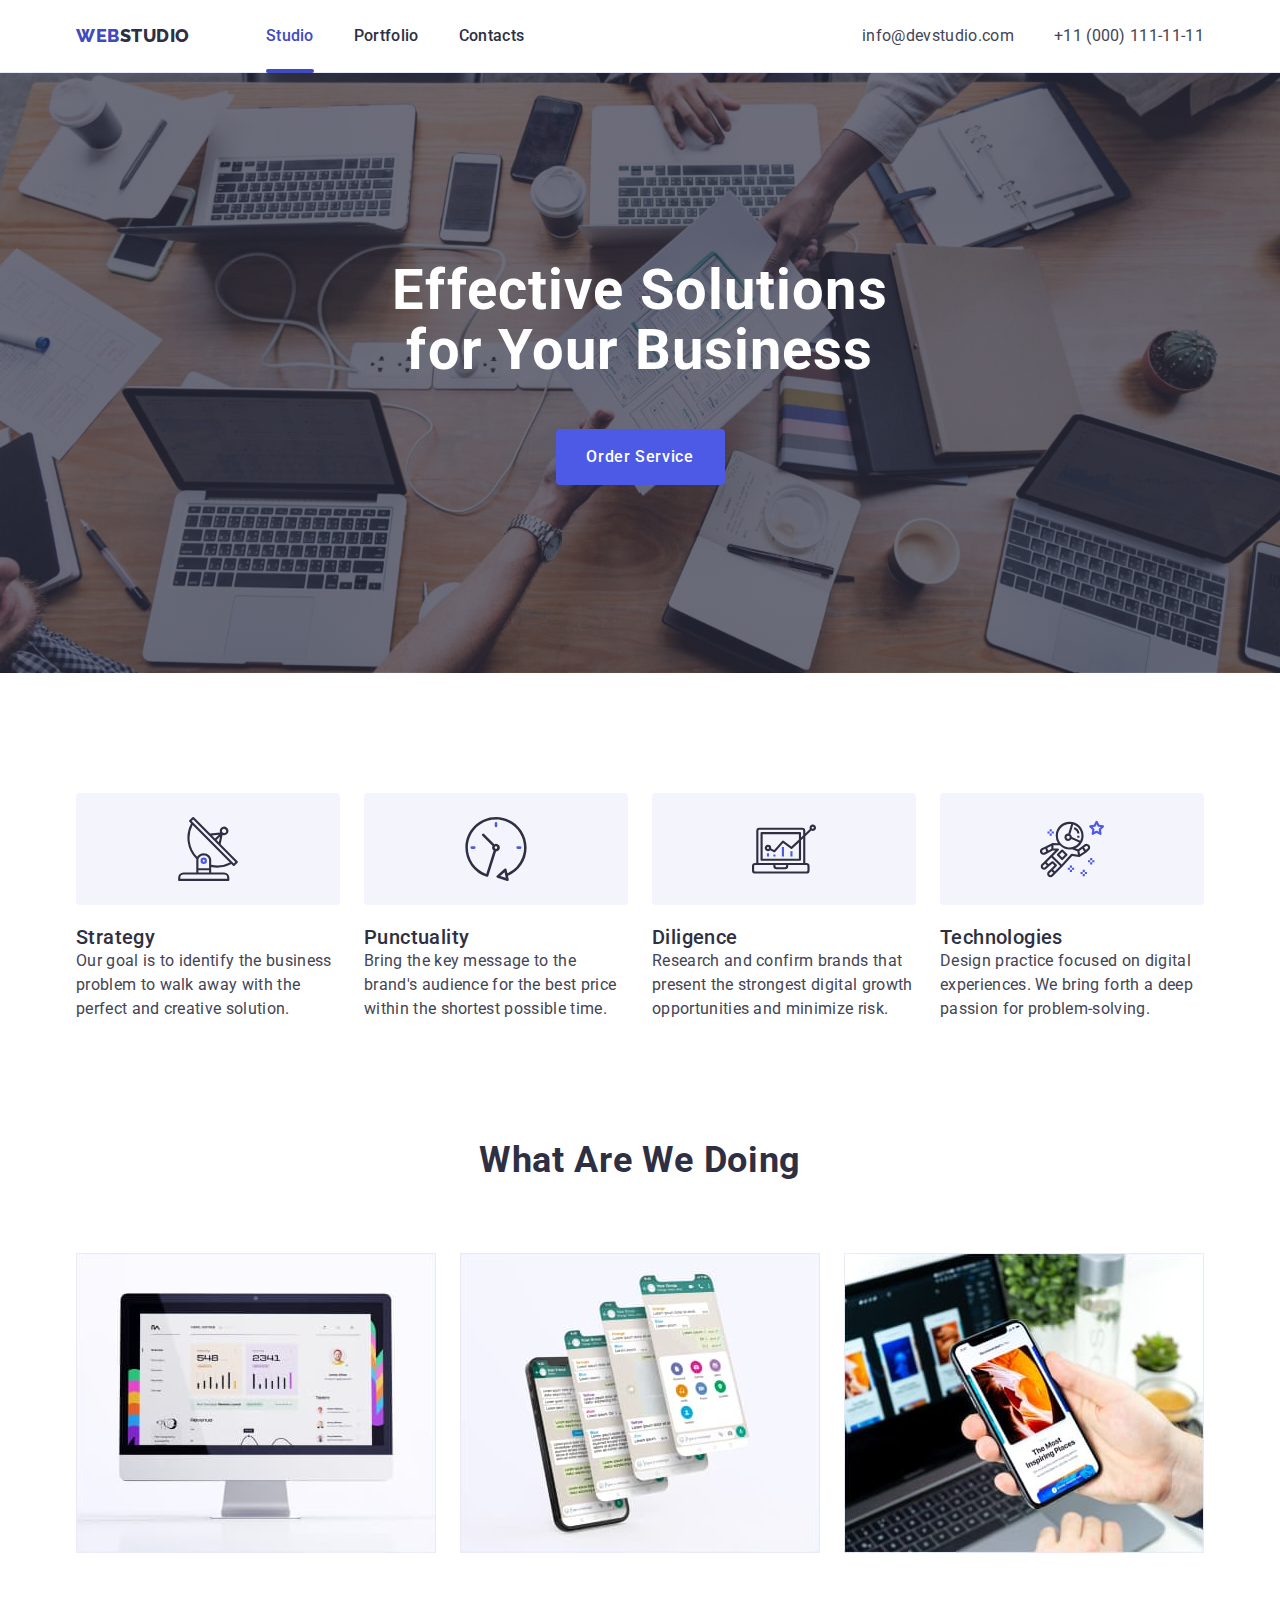
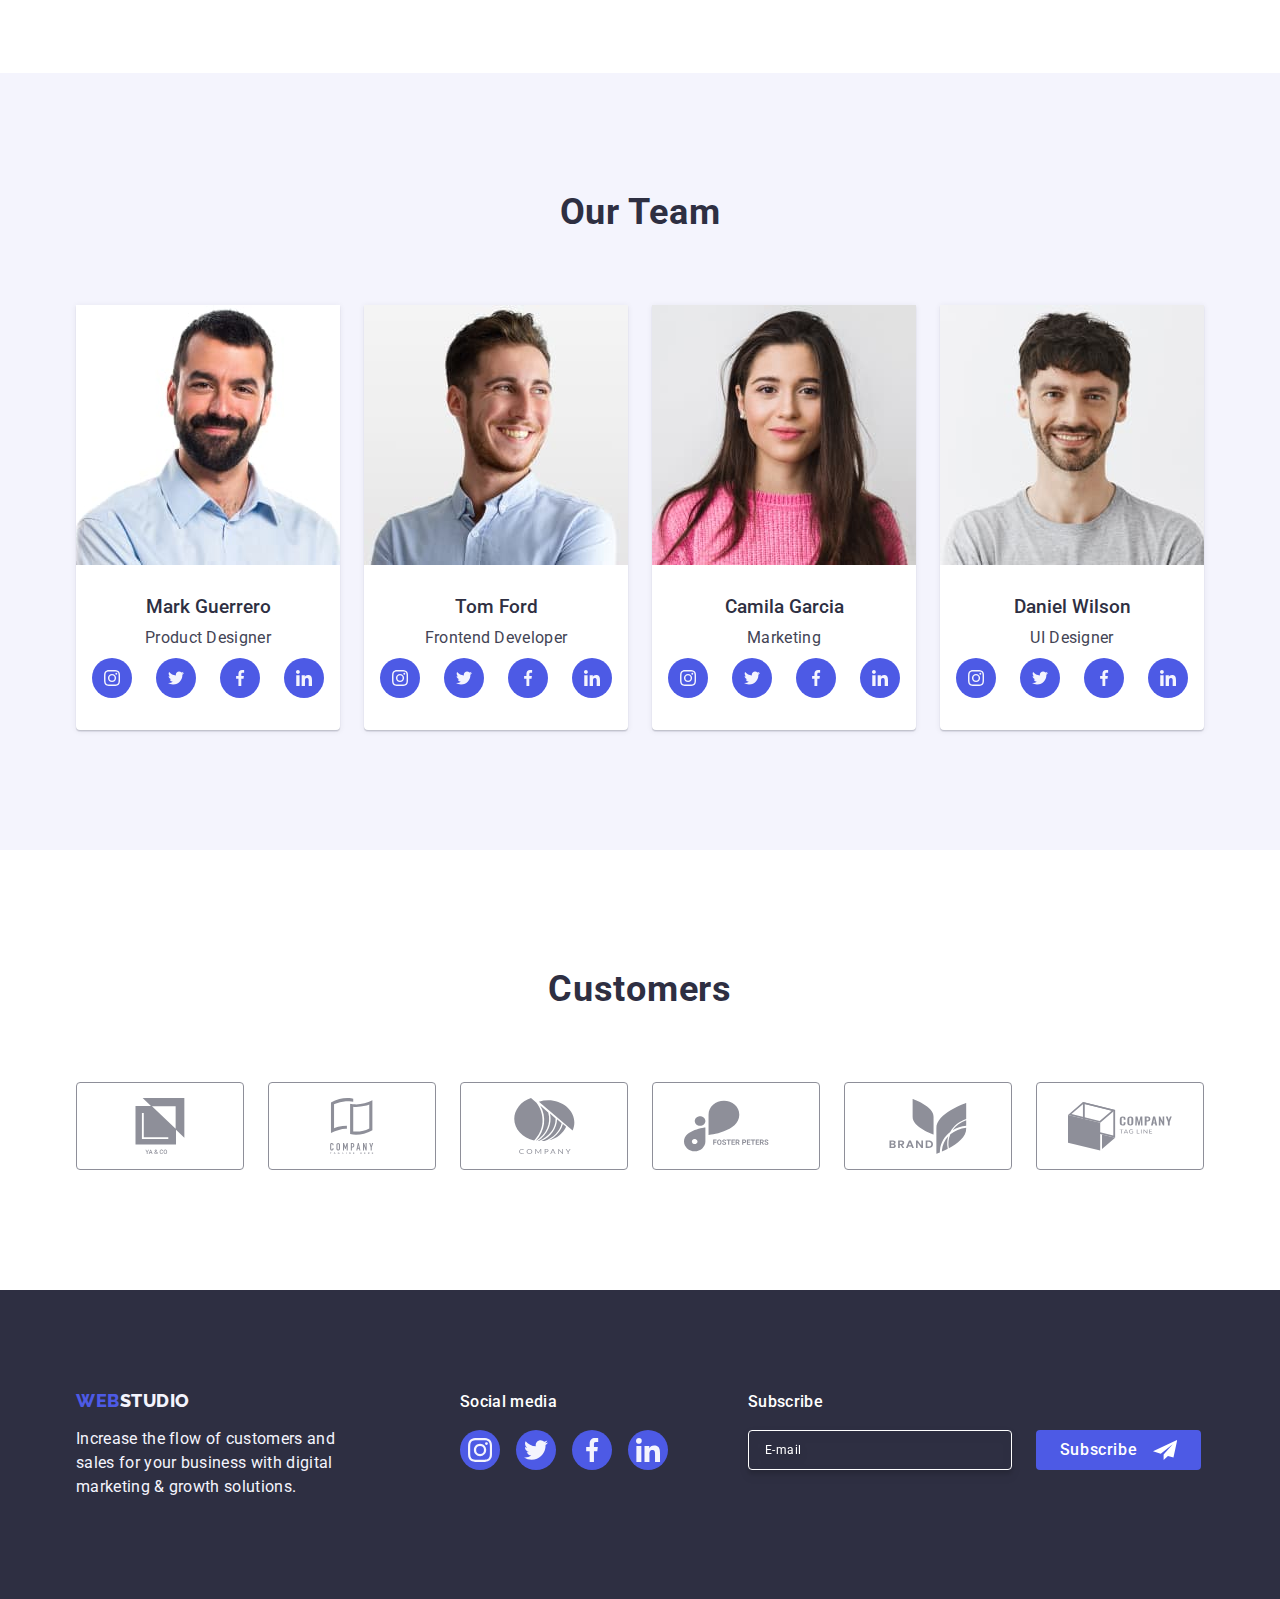
<file: index.html>
<!DOCTYPE html>
<html lang="en">

<head>
    <meta charset="UTF-8">
    <meta name="viewport" content="width=device-width, initial-scale=1.0">
    <title>WebStudio</title>
    <link rel="stylesheet" href="https://prnt.sc/MyWbBR4emvh_">
    <link rel="stylesheet"
        href="https://cdnjs.cloudflare.com/ajax/libs/modern-normalize/2.0.0/modern-normalize.min.css">
    <link rel="stylesheet" href="./css/styles.css">
    <link rel="preconnect" href="https://fonts.googleapis.com">
    <link rel="preconnect" href="https://fonts.gstatic.com" crossorigin>
    <link href="https://fonts.googleapis.com/css2?family=Raleway:wght@800&family=Roboto:wght@400;500;700&display=swap"
        rel="stylesheet">
</head>
<body>
    <header class="header list">
        <div class="header-container container">
            <nav class="header-nav list">
                <a href="./index.html" class="header-logo-one link">Web<span class="header-logo-two">Studio</span></a>
                <ul class="header-menu list">
                    <li class="header-menu-item link"><a class="header-menu-link current link" href="./index.html">Studio</a>
                    </li>
                    <li class="header-menu-item link"><a class="header-menu-link link"
                            href="./portfolio.html">Portfolio</a></li>
                    <li class="header-menu-item link"><a class="header-menu-link link" href="">Contacts</a></li>
                </ul>
            </nav>
            <address class="header-address">
                <ul class="header-list-address list">
                    <li class="header-address-item list"><a class="header-address-link link"
                            href="mailto:info@devstudio.com">info@devstudio.com</a>
                    </li>
                    <li class="header-address-item list"><a class="header-address-link link"
                            href="tel:+110001111111">+11 (000)
                            111-11-11</a>
                    </li>
                </ul>
            </address>
        </div>
    </header>
    <main>
        <section class="section-one list">
            <div class="container">
                <h1 class="main-header">Effective Solutions for Your Business</h1>
                <button type="button" class="button-web-studio" data-modal-open>Order Service</button>
            </div>
        </section>

        <section class="section-two list">
            <div class="container">
                <h2 class="visually-hidden"> hidden</h2>
                <ul class="offer-list-menu list">
                    <li class="offer-list list">
                        <div class="strategy-container">
                            <svg class="strategy-icon" width="64" height="64"><use href="./images/icons.svg#icon-antenna-1"></use>
                            </svg>
                        </div>
                            <h3 class="offer-studio">Strategy</h3>
                            <p class="text">Our goal is to identify the business problem to walk away with the perfect and
                                creative
                                solution.</p>
                    </li>
                    <li class="offer-list list">
                        <div class="strategy-container">
                            <svg class="strategy-icon" width="64" height="64">
                                <use href="./images/icons.svg#icon-clock-1"></use>
                            </svg>
                        </div>
                        <h3 class="offer-studio">Punctuality</h3>
                        <p class="text">Bring the key message to the brand's audience for the best price within the
                            shortest
                            possible time.</p>
                    </li>
                    <li class="offer-list list">
                        <div class="strategy-container">
                            <svg class="strategy-icon" width="64" height="64">
                                <use href="./images/icons.svg#icon-diagram-1"></use>
                            </svg>
                        </div>
                        <h3 class="offer-studio">Diligence</h3>
                        <p class="text">Research and confirm brands that present the strongest digital growth
                            opportunities and
                            minimize risk.</p>
                    </li>
                    <li class="offer-list list">
                        <div class="strategy-container">
                            <svg class="strategy-icon" width="64" height="64">
                                <use href="./images/icons.svg#icon-astronaut-1"></use>
                            </svg>
                        </div>
                        <h3 class="offer-studio">Technologies</h3>
                        <p class="text">Design practice focused on digital experiences. We bring forth a deep passion
                            for
                            problem-solving.</p>
                    </li>
                </ul>
            </div>
        </section>

        <section class="section-three list">
            <div class="container">
                <h2 class="second-header-team">What are we doing</h2>
                <ul class="offer-list-staff list">
                    <li class="offer-list-item list"><img src="./images/rectangle1.jpg" alt="a computer monitor"
                            width="360">
                    </li>
                    <li class="offer-list-item list"><img src="./images/rectangle2.jpg" alt="mobile phone" width="360">
                    </li>
                    <li class="offer-list-item list"><img src="./images/rectangle3.jpg" alt="a laptop and a smartphone"
                            width="360">
                    </li>
                </ul>
            </div>
        </section>

    <section class="list section-four">
        <div class="container">
            <h2 class="second-header-team">Our Team</h2>
            <ul class="team-member list">
                <li class="team-member-list"><img src="./images/img.jpg" alt="a staff product Manager" width="264">
                    <div class="team-container">
                        <h3 class="offer-studio-team">Mark Guerrero</h3>
                        <p class="text-team">Product Designer</p>
                        <ul class="socials-icons list">
                            <li class="social-item">
                                <a href="" class="social-media link" target="_blank"><svg class="social-icon" width="16" height="16">
                                        <use href="./images/icons.svg#icon-instagram-2"></use>
                                    </svg>
                                </a>
                            </li>
                            <li class="social-item">
                                <a href="" class="social-media link" target="_blank"><svg class="social-icon" width="16" height="16">
                                        <use href="./images/icons.svg#icon-twitter-1"></use>
                                    </svg>
                                </a>
                            </li>
                            <li class="social-item">
                                <a href="" class="social-media link" target="_blank"><svg class="social-icon" width="16" height="16">
                                        <use href="./images/icons.svg#icon-facebook-1"></use>
                                    </svg>
                                </a>
                            </li>
                            <li class="social-item">
                                <a href="" class="social-media link" target="_blank"><svg class="social-icon" width="16" height="16">
                                        <use href="./images/icons.svg#icon-linkedin-1"></use>
                                    </svg>
                                </a>
                            </li>
                        </ul>
                    </div>
                </li>
                <li class="team-member-list"><img src="./images/img1.jpg" alt="a staff fronted developer" width="264">
                    <div class="team-container">
                        <h3 class="offer-studio-team">Tom Ford</h3>
                        <p class="text-team">Frontend Developer</p>
                        <ul class="socials-icons list">
                            <li class="social-item">
                                <a href="" class="social-media link" target="_blank"><svg class="social-icon" width="16" height="16">
                                        <use href="./images/icons.svg#icon-instagram-2"></use>
                                    </svg>
                                </a>
                            </li>
                            <li class="social-item">
                                <a href="" class="social-media link" target="_blank"><svg class="social-icon" width="16" height="16">
                                        <use href="./images/icons.svg#icon-twitter-1"></use>
                                    </svg>
                                </a>
                            </li>
                            <li class="social-item">
                                <a href="" class="social-media link" target="_blank"><svg class="social-icon" width="16" height="16">
                                        <use href="./images/icons.svg#icon-facebook-1"></use>
                                    </svg>
                                </a>
                            </li>
                            <li class="social-item">
                                <a href="" class="social-media link" target="_blank"><svg class="social-icon" width="16" height="16">
                                        <use href="./images/icons.svg#icon-linkedin-1"></use>
                                    </svg>
                                </a>
                            </li>
                        </ul>
                    </div>
                </li>
                <li class="team-member-list"><img src="./images/img2.jpg" alt="staff marketing" width="264">
                    <div class="team-container">
                        <h3 class="offer-studio-team">Camila Garcia</h3>
                        <p class="text-team">Marketing</p>
                        <ul class="socials-icons list">
                            <li class="social-item">
                                <a href="" class="social-media link" target="_blank"><svg class="social-icon" width="16" height="16">
                                        <use href="./images/icons.svg#icon-instagram-2"></use>
                                    </svg>
                                </a>
                            </li>
                            <li class="social-item">
                                <a href="" class="social-media link" target="_blank"><svg class="social-icon" width="16" height="16">
                                        <use href="./images/icons.svg#icon-twitter-1"></use>
                                    </svg>
                                </a>
                            </li>
                            <li class="social-item">
                                <a href="" class="social-media link" target="_blank"><svg class="social-icon" width="16" height="16">
                                        <use href="./images/icons.svg#icon-facebook-1"></use>
                                    </svg>
                                </a>
                            </li>
                            <li class="social-item">
                                <a href="" class="social-media link" target="_blank"><svg class="social-icon" width="16" height="16">
                                        <use href="./images/icons.svg#icon-linkedin-1"></use>
                                    </svg>
                                </a>
                            </li>
                        </ul>
                    </div>
                </li>
                <li class="team-member-list"><img src="./images/img3.jpg" alt="a staff UI Designer" width="264">
                    <div class="team-container">
                        <h3 class="offer-studio-team">Daniel Wilson</h3>
                        <p class="text-team">UI Designer</p>
                        <ul class="socials-icons list">
                            <li class="social-item">
                                <a href="" class="social-media link" target="_blank"><svg class="social-icon" width="16" height="16">
                                        <use href="./images/icons.svg#icon-instagram-2"></use>
                                    </svg>
                                </a>
                            </li>
                            <li class="social-item">
                                <a href="" class="social-media link" target="_blank"><svg class="social-icon" width="16" height="16">
                                        <use href="./images/icons.svg#icon-twitter-1"></use>
                                    </svg>
                                </a>
                            </li>
                            <li class="social-item">
                                <a href="" class="social-media link" target="_blank"><svg class="social-icon" width="16" height="16">
                                        <use href="./images/icons.svg#icon-facebook-1"></use>
                                    </svg>
                                </a>
                            </li>
                            <li class="social-item">
                                <a href="" class="social-media link" target="_blank"><svg class="social-icon" width="16" height="16">
                                        <use href="./images/icons.svg#icon-linkedin-1"></use>
                                    </svg>
                                </a>
                            </li>
                        </ul>
                    </div>
                </li>
            </ul>
        </div>
    </section>

        <section class="customers">
            <div class="container">
                <h2 class="second-header-customers">Customers</h2>
                <ul class="customer-icons-list list">
                    <li class="customers-item">
                        <a href="" class="customers-link link" target="_blank"><svg class="customer-icon" width="104" height="56">
                            <use href="./images/icons.svg#icon-group-1"></use>
                        </svg>
                        </a>
                    </li>
                    <li class="customers-item">
                        <a href="" class="customers-link link" target="_blank"><svg class="customer-icon" width="104" height="56">
                            <use href="./images/icons.svg#icon-group-2"></use>
                        </svg>
                        </a>
                    </li>
                    <li class="customers-item">
                        <a href="" class="customers-link link" target="_blank"><svg class="customer-icon" width="104" height="56">
                            <use href="./images/icons.svg#icon-group-3"></use>
                        </svg>
                        </a>
                    </li>
                    <li class="customers-item">
                        <a href="" class="customers-link link" target="_blank"><svg class="customer-icon" width="104" height="56">
                            <use href="./images/icons.svg#icon-group-4"></use>
                        </svg>
                        </a>
                    </li>
                    <li class="customers-item">
                        <a href="" class="customers-link link" target="_blank"><svg class="customer-icon" width="104" height="56">
                            <use href="./images/icons.svg#icon-group-5"></use>
                        </svg>
                        </a>
                    </li>
                    <li class="customers-item">
                        <a href="" class="customers-link link" target="_blank"><svg class="customer-icon" width="104" height="56">
                            <use href="./images/icons.svg#icon-group-6"></use>
                        </svg>
                        </a>
                    </li>
                </ul>
            </div>
        </section>
    </main>

    <footer class="footer">
        <div class="footer-container container">
            <div class="footer-logo-division">
                <a class="footer-logo-one link" href="./index.html">Web<span class="footer-logo-two">Studio</span></a>
                <p class="footer-paragraph">Increase the flow of customers and sales for your business with digital
                    marketing &
                    growth solutions.</p>
            </div>
            <div class="socials-footer-container">
                <p class="socials-text">Social media</p>
                <ul class="socials-footer-list list">
                    <li class="socials-footer-icon">
                        <a href="#" class="socials-footer-link" target="_blank"><svg class="network-footer-icon" width="24"
                                height="24">
                                <use href="./images/icons.svg#icon-instagram-2"></use>
                            </svg>
                        </a>
                    </li>
                    <li class="socials-footer-icon">
                        <a href="#" class="socials-footer-link" target="_blank"><svg class="network-footer-icon" width="24"
                                height="24">
                                <use href="./images/icons.svg#icon-twitter-1"></use>
                            </svg>
                        </a>
                    </li>
                    <li class="socials-footer-icon">
                        <a href="#" class="socials-footer-link" target="_blank"><svg class="network-footer-icon" width="24"
                                height="24">
                                <use href="./images/icons.svg#icon-facebook-1">
                                </use>
                            </svg>
                        </a>
                    </li>
                    <li class="socials-footer-icon">
                        <a href="#" class="socials-footer-link" target="_blank"><svg class="network-footer-icon" width="24"
                                height="24">
                                <use href="./images/icons.svg#icon-linkedin-1"></use>
                            </svg>
                        </a>
                    </li>
                </ul>
            </div>
            <div class="subscribe-container">
                <p class="subsribe-text">Subscribe</p>
                <form class="subscribe-form" aria-label="email">
                    <label class="subscribe">
                        <input class="subscribe-field" type="email" name="email" placeholder="E-mail" />
                    </label>
                    <button class="subscribe-button" type="submit">Subscribe <svg class="send-footer-icon" width="24"
                            height="24">
                            <use href="./images/icons.svg#icon-icon-send"></use>
                        </svg></button>
                </form>
            </div>
        </div>
    </footer>

    <div data-modal="" class="modal-container is-hidden">
        <div class="modal" style="max-height: 584px;">
            <button type="button" data-modal-close class="modal-button">
                <svg class="modal-icon" width="8" height="8">
                    <use href="./images/icons.svg#icon-close"></use>
                </svg>
            </button>
            <p class="feedback">Leave your contacts and we will call you back</p>
            <form class="modal-window">
                <div class="form-container">
                    <label class="name-form-space" for="user-name">Name</label>
                    <div class="send-container">
                        <input class="info-input" id="user-name" name="user-name" type="text">
                        <svg class="post-icon" width="18" height="24">
                            <use href="./images/icons.svg#icon-Vector-1"></use>
                        </svg>
                    </div>
                </div>
                <div class="form-container">
                    <label class="name-form-space" for="user-phone">Phone</label>
                    <div class="send-container">
                        <input class="info-input" id="user-phone" name="user-phone" type="text">
                        <svg class="post-icon" width="18" height="24">
                            <use href="./images/icons.svg#icon-Vector-2"></use>
                        </svg>
                    </div>
                </div>
                <div class="form-container">
                    <label class="name-form-space" for="user-mail">Email</label>
                    <div class="send-container">
                        <input class="info-input" id="user-mail" name="user-mail" type="text">
                        <svg class="post-icon" width="18" height="24">
                            <use href="./images/icons.svg#icon-Vector-3"></use>
                        </svg>
                    </div>
                </div>
                <div class="comment-form-container">
                    <label class="name-form-space" for="user-comment">Comment</label>
                    <textarea class="comment-area" id="user-comment" name="user-comment" cols="30" rows="10"
                        placeholder="Text input"></textarea>
                </div>
                <div class="checkbox-container">
                    <input class="checkbox-privacy visually-hidden" id="user-privacy" name="user-privacy" type="checkbox"
                        value="true">
                    <label class="checkbox-detail" for="user-privacy">
                        <span class="checkbox-detail-span">
                            <svg class="tick-icon" width="10" height="8">
                                <use href="./images/icons.svg#icon-checkbox"></use>
                            </svg>
                        </span>
                        I accept the terms and conditions of the
                        <a class="privacy-pol-link" href>Privacy Policy</a>
                    </label>
                </div>
                <button class="final-send-button" type="submit">Send</button>
            </form>
        </div>
    </div>

    <script src="./js/modal.js"></script>
    </body>
    
    </html>
</file>
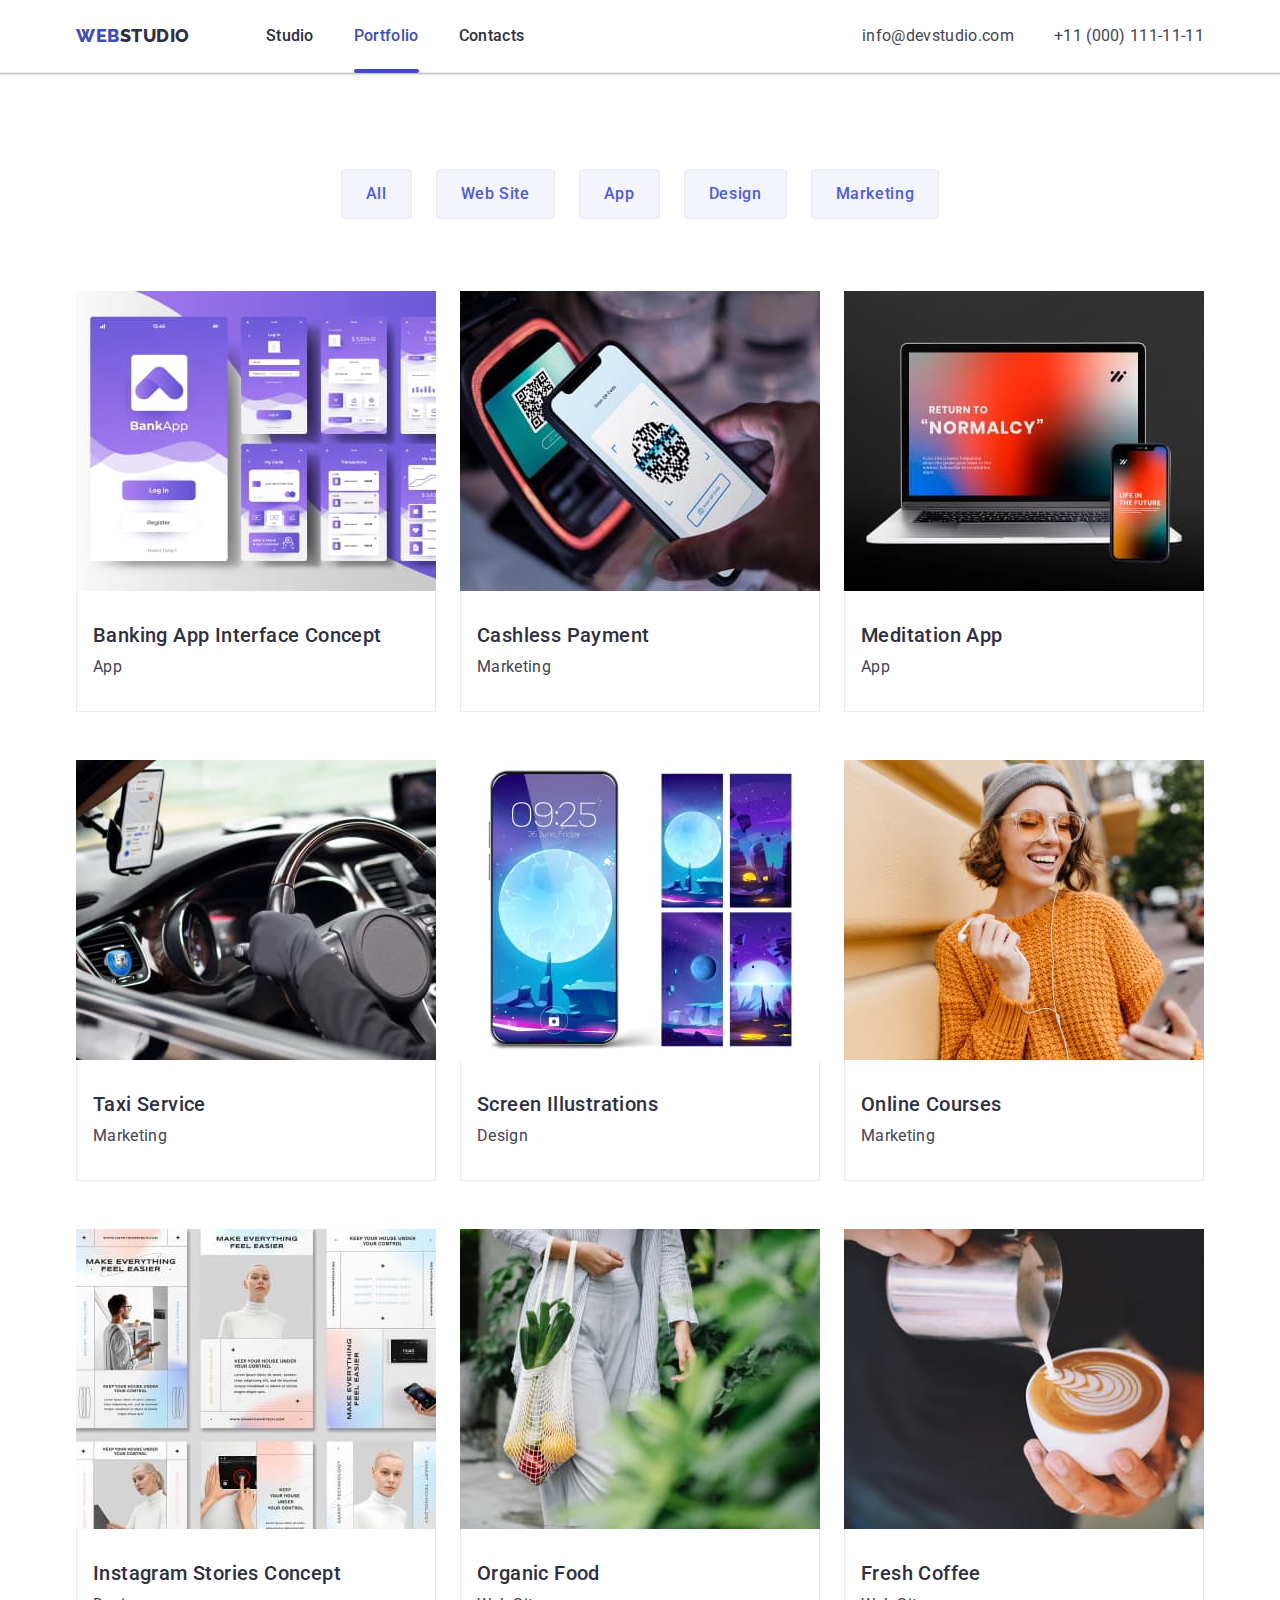
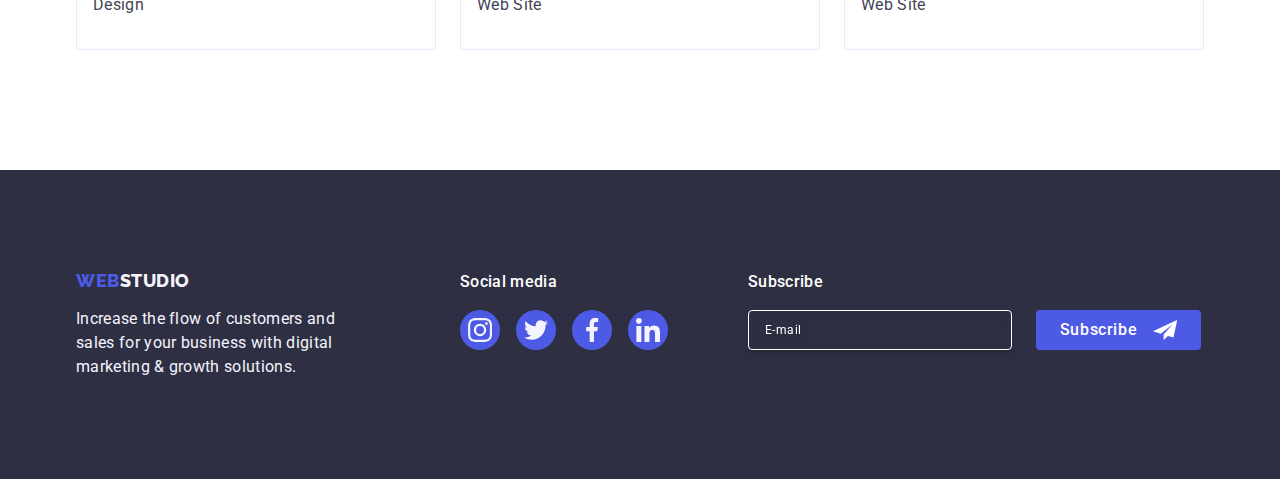
<file: portfolio.html>
<!DOCTYPE html>
<html lang="en">

<head>
    <meta charset="UTF-8">
    <meta name="viewport" content="width=device-width, initial-scale=1.0">
    <title>Portfolio</title>
    <link rel="stylesheet" href="https://prnt.sc/MyWbBR4emvh_">
    <link rel="stylesheet"
        href="https://cdnjs.cloudflare.com/ajax/libs/modern-normalize/2.0.0/modern-normalize.min.css">
    <link rel="stylesheet" href="./css/styles.css">
    <link rel="preconnect" href="https://fonts.googleapis.com">
    <link rel="preconnect" href="https://fonts.gstatic.com" crossorigin>
    <link href="https://fonts.googleapis.com/css2?family=Raleway:wght@800&family=Roboto:wght@400;500;700&display=swap"
        rel="stylesheet">

<body>
    <header class="header list">
        <div class="header-container container">
            <nav class="header-nav list">
                <a class="header-logo-one link" href="./index.html">Web<span class="header-logo-two">Studio</span></a>
                <ul class="header-menu list">
                    <li class="header-menu-item link"><a class="header-menu-link link" href="./index.html">Studio</a>
                    </li>
                    <li class="header-menu-item link"><a class="header-menu-link current link"
                            href="./portfolio.html">Portfolio</a></li>
                    <li class="header-menu-item link"><a class="header-menu-link link" href="">Contacts</a></li>
                </ul>
            </nav>
            <address class="header-address">
                <ul class="header-list-address list">
                    <li class="header-address-item list"><a class="header-address-link link"
                            href="mailto:info@devstudio.com">info@devstudio.com</a>
                    </li>
                    <li class="header-address-item list"><a class="header-address-link link"
                            href="tel:+110001111111">+11 (000)
                            111-11-11</a>
                    </li>
                </ul>
            </address>
        </div>
    </header>
    <main>
        <section class="section-portfolio">
            <div class="menu-container container">
                <h1 class="visually-hidden">Hidden</h1>
                <ul class="menu-list list">
                    <li class="menu-list-item list"><button type="button" class="button-portfolio">All</button></li>
                    <li class="menu-list-item list"><button type="button" class="button-portfolio">Web Site</button>
                    </li>
                    <li class="menu-list-item list"><button type="button" class="button-portfolio">App</button></li>
                    <li class="menu-list-item list"><button type="button" class="button-portfolio">Design</button></li>
                    <li class="menu-list-item list"><button type="button" class="button-portfolio">Marketing</button>
                    </li>
                </ul>

                <ul class="catalog-list list">
                    <li class="catalog">
                        <a href="#" class="catalog-link link">
                            <div class="catalog-change-container"><img src="./images/banking-app.jpg"
                                    alt="interface of apps" width="360" class="catalog-image link">
                                    <p class="under-text overlay">14 Stylish and User-Friendly App Design Concepts · Task
                                        Manager App · Calorie Tracker App ·
                                        Exotic Fruit Ecommerce App · Cloud Storage App</p>
                            </div>
                            <div class="app-container">
                                <h2 class="catalog-offer">Banking App Interface Concept</h2>
                                <p class="text">App</p>
                            </div>
                        </a>
                    </li>
                    <li class="catalog">
                        <a href="#" class="catalog-link link">
                            <div class="catalog-change-container"><img src="./images/cashless-payment.jpg"
                                    alt="payment with a phone" width="360" class="catalog-image link">
                                    <p class="under-text overlay">14 Stylish and User-Friendly App Design Concepts · Task
                                        Manager App · Calorie Tracker App ·
                                        Exotic Fruit Ecommerce App · Cloud Storage App</p>
                            </div>
                            <div class="app-container">
                                <h2 class="catalog-offer">Cashless Payment</h2>
                                <p class="text">Marketing</p>
                            </div>
                        </a>
                    </li>
                    <li class="catalog">
                        <a href="#" class="catalog-link link">
                            <div class="catalog-change-container"><img src="./images/meditation.jpg"
                                    alt="app on laptop to meditate" width="360" class="catalog-image link">
                                    <p class="under-text overlay">14 Stylish and User-Friendly App Design Concepts · Task
                                        Manager App · Calorie Tracker App ·
                                        Exotic Fruit Ecommerce App · Cloud Storage App</p>
                            </div>
                            <div class="app-container">
                                <h2 class="catalog-offer">Meditation App</h2>
                                <p class="text">App</p>
                            </div>
                        </a>
                    </li>
                    <li class="catalog">
                        <a href="#" class="catalog-link link">
                            <div class="catalog-change-container"><img src="./images/taxi.jpg" alt="driving a taxi"
                                    width="360" class="catalog-image link">
                                    <p class="under-text overlay">14 Stylish and User-Friendly App Design Concepts · Task
                                        Manager App · Calorie Tracker App ·
                                        Exotic Fruit Ecommerce App · Cloud Storage App</p>
                            </div>
                            <div class="app-container">
                                <h2 class="catalog-offer">Taxi Service</h2>
                                <p class="text">Marketing</p>
                            </div>
                        </a>
                    </li>
                    <li class="catalog">
                        <a href="#" class="catalog-link link">
                            <div class="catalog-change-container"><img src="./images/screen.jpg"
                                    alt="four screen illustrations and a mobile" width="360" class="catalog-image link">
                                    <p class="under-text overlay">14 Stylish and User-Friendly App Design Concepts · Task
                                        Manager App · Calorie Tracker App ·
                                        Exotic Fruit Ecommerce App · Cloud Storage App</p>
                            </div>
                            <div class="app-container">
                                <h2 class="catalog-offer">Screen Illustrations</h2>
                                <p class="text">Design</p>
                            </div>
                        </a>
                    </li>
                    <li class="catalog">
                        <a href="#" class="catalog-link link">
                            <div class="catalog-change-container"><img src="./images/online-courses.jpg"
                                    alt="a woman studying online" width="360" class="catalog-image link">
                                    <p class="under-text overlay">14 Stylish and User-Friendly App Design Concepts · Task
                                        Manager App · Calorie Tracker App ·
                                        Exotic Fruit Ecommerce App · Cloud Storage App</p>
                            </div>
                            <div class="app-container">
                                <h2 class="catalog-offer">Online Courses</h2>
                                <p class="text">Marketing</p>
                            </div>
                        </a>
                    </li>
                    <li class="catalog">
                        <a href="#" class="catalog-link link">
                            <div class="catalog-change-container"><img src="./images/instagram.jpg"
                                    alt="Instagram greed" width="360" class="catalog-image link">
                                    <p class="under-text overlay">14 Stylish and User-Friendly App Design Concepts · Task
                                        Manager App · Calorie Tracker App ·
                                        Exotic Fruit Ecommerce App · Cloud Storage App</p>
                            </div>
                            <div class="app-container">
                                <h2 class="catalog-offer">Instagram Stories Concept</h2>
                                <p class="text">Design</p>
                            </div>
                        </a>
                    </li>
                    <li class="catalog">
                        <a href="#" class="catalog-link link">
                            <div class="catalog-change-container"><img src="./images/organic-food.jpg"
                                    alt="a woman carrying organic food" width="360" class="catalog-image link">
                                    <p class="under-text overlay">14 Stylish and User-Friendly App Design Concepts · Task
                                        Manager App · Calorie Tracker App ·
                                        Exotic Fruit Ecommerce App · Cloud Storage App</p>
                            </div>
                            <div class="app-container">
                                <h2 class="catalog-offer">Organic Food</h2>
                                <p class="text">Web Site</p>
                            </div>
                        </a>
                    </li>
                    <li class="catalog">
                        <a href="#" class="catalog-link link">
                            <div class="catalog-change-container"><img src="./images/fresh-coffee.jpg"
                                    alt="coffee with milk" width="360" class="catalog-image link">
                                    <p class="under-text overlay">14 Stylish and User-Friendly App Design Concepts · Task
                                        Manager App · Calorie Tracker App ·
                                        Exotic Fruit Ecommerce App · Cloud Storage App</p>
                            </div>
                            <div class="app-container">
                                <h2 class="catalog-offer">Fresh Coffee</h2>
                                <p class="text">Web Site</p>
                            </div>
                        </a>
                    </li>
                </ul>
            </div>
        </section>
    </main>

    <footer class="footer">
        <div class="footer-container container">
            <div class="footer-logo-division">
                <a class="footer-logo-one link" href="./index.html">Web<span class="footer-logo-two">Studio</span></a>
                <p class="footer-paragraph">Increase the flow of customers and sales for your business with digital
                    marketing &
                    growth solutions.</p>
            </div>
            <div class="socials-footer-container">
                <p class="socials-text">Social media</p>
                <ul class="socials-footer-list list">
                    <li class="socials-footer-icon">
                        <a href="#" class="socials-footer-link" target="_blank"><svg class="network-footer-icon" width="24"
                                height="24">
                                <use href="./images/icons.svg#icon-instagram-2"></use>
                            </svg>
                        </a>
                    </li>
                    <li class="socials-footer-icon">
                        <a href="#" class="socials-footer-link" target="_blank"><svg class="network-footer-icon" width="24"
                                height="24">
                                <use href="./images/icons.svg#icon-twitter-1"></use>
                            </svg>
                        </a>
                    </li>
                    <li class="socials-footer-icon">
                        <a href="#" class="socials-footer-link" target="_blank"><svg class="network-footer-icon" width="24"
                                height="24">
                                <use href="./images/icons.svg#icon-facebook-1">
                                </use>
                            </svg>
                        </a>
                    </li>
                    <li class="socials-footer-icon">
                        <a href="#" class="socials-footer-link" target="_blank"><svg class="network-footer-icon" width="24"
                                height="24">
                                <use href="./images/icons.svg#icon-linkedin-1"></use>
                            </svg>
                        </a>
                    </li>
                </ul>
            </div>
            <div class="subscribe-container">
                <p class="subsribe-text">Subscribe</p>
                <form class="subscribe-form">
                    <label class="subscribe">
                        <input class="subscribe-field" type="email" name="email" placeholder="E-mail" />
                    </label>
                    <button class="subscribe-button" type="submit">Subscribe <svg class="send-footer-icon" width="24"
                            height="24">
                            <use href="./images/icons.svg#icon-icon-send"></use>
                        </svg></button>
                </form>
            </div>
        </div>
    </footer>
    <div data-modal="" class="modal-container is-hidden">
        <div class="modal">
            <button type="button" data-modal-close class="modal-button">
                <svg class="modal-icon" width="8" height="8">
                    <use href="./images/icons.svg#icon-close"></use>
                </svg>
            </button>
        </div>
    </div>
    <script src="./js/modal.js"></script>
</body>

</html>
</file>
<file: css/styles.css>
body {
    font-family: "Roboto", sans-serif;
    color: var(--text-color);
    background-color: var(--background-color);
}

h1,
h2,
h3,
p {
    margin-top: 0;
    margin-bottom: 0;
}

ul {
    margin-top: 0;
    padding-left: 0;
    margin-bottom: 0;
}

.menu-list {
    display: flex;
    justify-content: center;
    gap: 24px;
    margin-bottom: 72px;
}

img {
    display: block;
}

.container {
    padding: 0 15px;
    width: 1158px;
    margin: 0 auto;
}

.visually-hidden {
    position: absolute;
    width: 1px;
    height: 1px;
    margin: -1px;
    border: 0;
    padding: 0;
    outline: 0;
    outline-offset: 0;
    white-space: nowrap;
    clip-path: inset(100%);
    clip: rect(0 0 0 0);
    overflow: hidden;
}

:root {
    --primary-color: #4d5ae5;
    --background-color: #FFFFFF;
    --text-color: #2e2f42;
    --button-background-color: #F4F4FD;
    --list-style: none;
    --font-weight: 500;
    --address-color: #434455;
    --button: #e7e9fc;
    --icon-color: #8e8f99;
    --footer-icon: #f4f4fd;
    --span-icon: #404bbf;
}

.header-logo-one {
    font-family: "Raleway", sans-serif;
    font-weight: 800;
    font-size: 18px;
    line-height: 1.17;
    letter-spacing: 0.03em;
    text-transform: uppercase;
    margin-right: 76px;
    color: #404bbf;
}

.header {
    border-bottom: 1px solid #E7E9FC;
    box-shadow: 0px 2px 1px rgba(46, 47, 66, 0.08), 0px 1px 1px rgba(46, 47, 66, 0.16), 0px 1px 6px rgba(46, 47, 66, 0.08);
}

.header-logo-two {
    font-family: "Raleway", sans-serif;
    font-weight: 800;
    font-size: 18px;
    line-height: 1.17;
    letter-spacing: 0.03em;
    text-transform: uppercase;
    color: var(--text-color);
}

h3 {
    display: block;
    font-size: 1.17em;
    margin-block-start: 1em;
    margin-block-end: 1em;
    margin-inline-start: 0px;
    margin-inline-end: 0px;
    font-weight: 500;
}

.link {
    text-decoration: none;
}

.header-menu {
    display: flex;
    gap: 40px;
}

.header-nav {
    display: flex;
    align-items: center;
    text-align: left;
}

.current::after {
    content: '';
    position: absolute;
    left: 0;
    bottom: -1px;
    height: 4px;
    width: 100%;
    background-color: #404bbf;
    border-radius: 2px;
}


.header-container {
    display: flex;
    max-width: 1158px;
    width: auto;
    align-items: center;
    justify-content: center;
    text-align: center;
    align-items: center;
}

.header-studio-container {
    max-width: 1158px;
    width: auto;
    align-items: center;
    justify-content: center;
    text-align: center;
}

.header-list-address {
    display: flex;
    gap: 40px;
}

.header-menu-item {
    display: flex;
    font-weight: 500;
    line-height: 1.5;
    color: var(--text-color);
}

.header-menu-item:hover {
    font-weight: 500;
    font-size: 16px;
    line-height: 1.5;
    letter-spacing: 0.02em;
    color: #2e2f42;
}

.button-portfolio {
    display: flex;
    border: 1px solid var(--button);
    width: auto;
    border-radius: 4px;
    padding: 12px 24px 12px 24px;
    color: #4D5AE5;
    font-size: 16px;
    font-weight: 500;
    cursor: pointer;
    text-align: center;
    background-color: var(--button-background-color);
    font-family: "Roboto", sans-serif;
    line-height: 1.5;
    letter-spacing: 0.04em;
    transition: color 250ms cubic-bezier(0.4, 0, 0.2, 1),
        background-color 250ms cubic-bezier(0.4, 0, 0.2, 1),
        border-color 250ms cubic-bezier(0.4, 0, 0.2, 1),
        box-shadow 250ms cubic-bezier(0.4, 0, 0.2, 1);
}

.list {
    list-style: none;
}

.header-menu-link {
    letter-spacing: 0.02em;
    padding: 24px 0 24px;
    display: block;
    transition: color 250ms cubic-bezier(0.4, 0, 0.2, 1);
    position: relative;
    color: #2E2F42;
    width: 100%;
}

.header-menu-link.current {
    color: #404bbf;
}

.header-menu-link:hover,
.header-menu-link:focus {
    color: #404bbf;
}

.header-address-item {
    color: var(--address-color);
    line-height: 1.5;
    letter-spacing: 0.02em;
    font-style: normal;
}

.header-address-link {
    letter-spacing: 0.02em;
    color: var(--address-color);
    text-decoration: none;
    font-style: normal;
    display: block;
    padding-top: 24px;
    padding-bottom: 24px;
    transition: color 250ms cubic-bezier(0.4, 0, 0.2, 1);
}

.header-address-item:hover {
    color: #404bbf;
}

.header-address-link:hover {
    color: #404bbf;
}

.header-address-link:focus {
    color: #404bbf;
}

.address {
    font-style: normal;
}

.text {
    color: #434455;
    line-height: 1.5;
    letter-spacing: 0.02em;
    justify-content: left;
    text-align: left;
    margin-bottom: 0;
}

.section-portfolio {
    padding-top: 96px;
    padding-bottom: 120px;
}

.text-team {
    color: #434455;
    size: 16px;
    line-height: 1.5;
    letter-spacing: 0.02em;
    justify-content: center;
    text-align: center;
    margin-bottom: 8px;
}

.section-one {
    background-color: var(--text-color);
    text-align: center;
    padding: 188px 0 188px;
    background-position: center;
    background-size: cover;
    max-width: 1440px;
    margin: 0 auto;
    background-image: linear-gradient(rgba(46, 47, 66, 0.7),
            rgba(46, 47, 66, 0.7)), url(../images/people-office.jpg);
    background-repeat: no-repeat;
}

.section-two {
    padding: 120px 0 120px;
}

.offer-list-menu {
    display: flex;
    gap: 24px;
}

.section-three {
    padding-bottom: 120px;
}

.section-four {
    background-color: #F4F4FD;
    padding: 120px 0 120px;
}

.second-header-team {
    font-size: 36px;
    line-height: 1.11;
    text-align: center;
    letter-spacing: 0.02em;
    text-transform: capitalize;
    color: var(--text-color);
    justify-content: center;
    margin-bottom: 72px;
}

.second-header-customers {
    font-size: 36px;
    line-height: 1.11;
    text-align: center;
    letter-spacing: 0.02em;
    text-transform: capitalize;
    color: var(--text-color);
    justify-content: center;
    margin-bottom: 72px;
}

.offer-list-staff {
    display: flex;
    gap: 24px;
}

.main-header {
    font-size: 56px;
    line-height: 1.07;
    text-align: center;
    justify-content: center;
    letter-spacing: 0.02em;
    color: #ffffff;
    max-width: 496px;
    margin-bottom: 48px;
    margin-left: auto;
    margin-right: auto;

}

.offer-studio-team {
    text-align: center;
    margin-bottom: 8px;
    margin-top: 0;
}

.offer-studio {
    margin-bottom: 0px;
    color: #2E2F42;
    font-size: 20px;
    font-weight: 500;
    line-height: 1.2;
    /* 24/20 */
    letter-spacing: 0.02em;
    text-align: left;
    justify-content: center;
}

.button-portfolio:hover {
    background: #404BBF;
    border: 1px solid transparent;
    font: #FFFFFF;
    box-shadow: 0px 3px 1px rgba(0, 0, 0, 0.1), 0px 2px 1px rgba(0, 0, 0, 0.08), 0px 2px 2px rgba(0, 0, 0, 0.12);
    color: #FFFFFF;
    /* Text color when hovering */
}

.button-portfolio:focus {
    color: #FFFFFF;
    border: 1px solid transparent;
    background-color: #404BBF;
    box-shadow: 0px 3px 1px rgba(0, 0, 0, 0.1), 0px 2px 1px rgba(0, 0, 0, 0.08), 0px 2px 2px rgba(0, 0, 0, 0.12);
}


.header-address {
    font-style: normal;
    margin-left: auto;
}

.strategy-container {
    display: flex;
    align-items: center;
    justify-content: center;
    height: 112px;
    background-color: #f4f4fd;
    border-radius: 4px;
    margin-bottom: 8px;
}

.button-web-studio {
    display: block;
    background-color: #4D5AE5;
    font-family: "Roboto", sans-serif;
    font-weight: 500;
    font-size: 16px;
    line-height: 1.5;
    letter-spacing: 0.04em;
    transition: background-color 250ms cubic-bezier(0.4, 0, 0.2, 1);
    color: #ffffff;
    cursor: pointer;
    min-width: 169px;
    height: 56px;
    border: none;
    border-radius: 4px;
    margin-left: auto;
    margin-right: auto;
}

.button-web-studio:hover {
    background-color: #404BBF;
}

.button-web-studio:focus {
    background-color: #404BBF;
}

.footer-paragraph {
    line-height: 1.5;
    letter-spacing: 0.02em;
    max-width: 264px;
    margin-bottom: 0;
}

.team-member-list {
    background-color: #FFFFFF;
    width: calc((100% - 72px) / 4);
    border-radius: 0px 0px 4px 4px;
    box-shadow: 0px 1px 6px rgba(46, 47, 66, 0.08),
        0px 1px 1px rgba(46, 47, 66, 0.16),
        0px 2px 1px rgba(46, 47, 66, 0.08);
}

.team-member {
    gap: 24px;
    display: flex;
}

.main-header-portfolio {
    display: none;
}

.offer-list {
    width: calc((100% - 72px) / 4)
}

.offer-list-item {
    width: calc((100% - 48px) / 3);
}

.team-container {
    padding: 32px 0;
}

.offer-photo-container {
    background-color: #F4F4FD;
    text-align: center;
    justify-content: center;
    flex-direction: row;
}

.catalog {
    width: calc((100% - 48px) / 3);
    transition: box-shadow 250ms cubic-bezier(0.4, 0, 0.2, 1);
    display: block;

}

.catalog:hover .under-text,
.catalog:focus .under-text {
    transform: translateY(0%);
}

.catalog-link {
    display: block;
    transition: box-shadow 250ms cubic-bezier(0.4, 0, 0.2, 1);
}

.catalog-link:hover,
.catalog-link:focus {
    box-shadow: 0px 1px 6px rgba(46, 47, 66, 0.08), 0px 1px 1px rgba(46, 47, 66, 0.16), 0px 2px 1px rgba(46, 47, 66, 0.08);

}

.catalog-list {
    display: flex;
    column-gap: 24px;
    flex-wrap: wrap;
    row-gap: 48px;
}

.catalog-change-container {
    position: relative;
    overflow: hidden;
}

.subsribe-text {
    margin-bottom: 16px;
    font-weight: 500;
    line-height: 1.5;
    letter-spacing: 0.02em;
    color: #ffffff;
}



.overlay {
    position: absolute;
    top: 0;
    left: 0;
    width: 100%;
    height: 100%;
    background: #4D5AE5;
    color: #ffffff;
    transition: opacity 250ms cubic-bezier(0.4, 0, 0.2, 1);
}

.catalog-link:hover .overlay,
.catalog-link:focus .overlay {
    opacity: 1;
}


.app-container {
    padding: 32px 16px;
    border: 1px solid #e7e9fc;
    border-top: none;
}

.catalog-offer {
    font-weight: 500;
    font-size: 20px;
    line-height: 1.2;
    letter-spacing: 0.02em;
    color: var(--text-color);
    margin-bottom: 8px
}


.customer-icons-list {
    display: flex;
    gap: 24px;
    justify-content: center;
    text-align: center;
}

.customer-icon {
    fill: currentColor;
}

.social-icon {
    fill: var(--footer-icon);
}

.under-text {
    color: #F4F4FD;
    font-weight: 400;
    position: absolute;
    top: 0;
    font-size: 16px;
    line-height: 1.5;
    letter-spacing: 0.02em;
    padding: 40px 32px;
    color: var(--footer-icon);
    background-color: #4d5ae5;
    height: 100%;
    width: 100%;
    transform: translateY(100%);
    transition: transform 250ms cubic-bezier(0.4, 0, 0.2, 1);
}

.customers-item {
    height: 88px;
    width: calc((100% - 120px) / 6);
    color: var(--icon-color);
}

.customers-link {
    border: 1px solid rgba(142, 143, 153, 1);
    border-radius: 4px;
    width: 100%;
    height: 100%;
    justify-content: center;
    display: flex;
    fill: currentColor;
    align-items: center;
    transition: border-color 250ms cubic-bezier(0.4, 0, 0.2, 1),
        color 250ms cubic-bezier(0.4, 0, 0.2, 1);
    color: var(--icon-color)
}

.customers-link:hover,
.customers-link:focus {
    border-color: #404bbf;
    color: #404bbf;
}

.customers {
    padding-top: 120px;
    padding-bottom: 120px;
}

.footer {
    color: #F4F4FD;
    size: 16px;
    line-height: 133.333333%;
    background-color: #2E2F42;
    padding: 100px 0 100px;
}

.socials-icons {
    display: flex;
    justify-content: center;
    margin: 0;
    gap: 24px;
}

.social-item {
    width: 40px;
    height: 40px;
}

.social-media {
    width: 100%;
    height: 100%;
    background-color: var(--primary-color);
    border-radius: 50%;
    display: flex;
    align-items: center;
    justify-content: center;
    transition: background-color 250ms cubic-bezier(0.4, 0, 0.2, 1);
}

.social-media:hover {
    background-color: #404bbf;
}

.social-media:focus {
    background-color: #404bbf;
}

.footer-logo-one {
    color: #4D5AE5;
    font-family: "Raleway", sans-serif;
    font-weight: 800;
    font-size: 18px;
    line-height: 1.17;
    letter-spacing: 0.03em;
    text-transform: uppercase;
    display: inline-block;
    margin-bottom: 16px;
}

.footer-logo-two {
    color: #f4f4fd;
    font-family: "Raleway", sans-serif;
    font-weight: 800;
    font-size: 18px;
    line-height: 1.17;
    letter-spacing: 0.03em;
    text-transform: uppercase;
}

.footer-container {
    display: flex;
    align-items: baseline;
}

.footer-logo-division {
    margin-right: 120px;
}

.socials-text {
    font-weight: 500;
    font-size: 16px;
    line-height: 1.5;
    letter-spacing: 0.02em;
    color: var(--background-color);
    margin-bottom: 16px;
}


.socials-footer-link {
    width: 100%;
    height: 100%;
    background-color: #4d5ae5;
    border-radius: 50%;
    display: flex;
    align-items: center;
    justify-content: center;
    transition: background-color 250ms cubic-bezier(0.4, 0, 0.2, 1);
    text-decoration: none;
    color: #ffffff;
}


.socials-footer-link:hover,
.socials-footer-link:focus {
    background-color: #31d0aa;
}



.socials-footer-list {
    display: flex;
    gap: 16px;
    width: 100%;
}

.socials-footer-icon {
    width: 40px;
    height: 40px;
}

.modal-container {
    position: fixed;
    top: 0;
    left: 0;
    width: 100%;
    height: 100%;
    background-color: rgba(46, 47, 66, 0.4);
    transition: opacity 250ms cubic-bezier(0.4, 0, 0.2, 1), visibility 250ms cubic-bezier(0.4, 0, 0.2, 1);
}

.form-container {
    margin-bottom: 8px;
}


.name-form-space {
    font-size: 12px;
    line-height: 1.17;
    letter-spacing: 0.04em;
    color: var(--icon-color);
    display: block;
    margin-bottom: 4px;
}

.info-input {
    width: 100%;
    height: 40px;
    border: 1px solid rgba(46, 47, 66, 0.4);
    border-radius: 4px;
    background-color: transparent;
    padding-left: 38px;
    outline: transparent;
    transition: border-color 250ms cubic-bezier(0.4, 0, 0.2, 1);
}

.info-input:focus {
    border-color: #4D5AE5;
}

.post-icon {
    position: absolute;
    left: 16px;
    top: 50%;
    transform: translateY(-50%);
    transition: fill 250ms cubic-bezier(0.4, 0, 0.2, 1);
}

.info-input:focus+.post-icon {
    fill: #4D5AE5;
}


.comment-form-container {
    margin-bottom: 16px;
}

.comment-area {
    width: 100%;
    height: 120px;
    font-size: 12px;
    line-height: 1.17;
    letter-spacing: 0.04em;
    color: rgba(46, 47, 66, 0.4);
    border: 1px solid rgba(46, 47, 66, 0.4);
    border-radius: 4px;
    background-color: transparent;
    padding: 8px 16px;
    outline: transparent;
    resize: none;
    transition: border-color 250ms cubic-bezier(0.4, 0, 0.2, 1);
}

.comment-area:focus {
    border-color: #4D5AE5;
}

.checkbox-container {
    margin-bottom: 24px;
}

.checkbox-detail {
    font-size: 12px;
    line-height: 1.17;
    letter-spacing: 0.04em;
    color: var(--icon-color);
    display: block;
}

.checkbox-detail-span {
    width: 16px;
    height: 16px;
    border: 1px solid rgba(46, 47, 66, 0.4);
    border-radius: 2px;
    transition: background-color 250ms cubic-bezier(0.4, 0, 0.2, 1), border 250ms cubic-bezier(0.4, 0, 0.2, 1), fill 250ms cubic-bezier(0.4, 0, 0.2, 1);
    display: inline-flex;
    align-items: center;
    justify-content: center;
    fill: transparent;
}

.checkbox-privacy:checked+.checkbox-detail .checkbox-detail-span {
    background-color: var(--span-icon);
    fill: var(--button-background-color);
    border: none;
}

.privacy-pol-link {
    color: var(--primary-color);
}


.final-send-button {
    display: block;
    min-width: 169px;
    height: 56px;
    font-weight: 500;
    line-height: 1.5;
    letter-spacing: 0.04em;
    color: #ffffff;
    cursor: pointer;
    background-color: #4D5AE5;
    border: none;
    border-radius: 4px;
    margin: 0 auto;
    transition: background-color 250ms cubic-bezier(0.4, 0, 0.2, 1);
}

.final-send-button:hover {
    background-color: #404BBF;
}

.final-send-button:focus {
    background-color: #404BBF;
}
.send-container {
    position: relative;
}

.feedback {
    font-weight: 500;
    font-size: 16px;
    line-height: 1.5;
    text-align: center;
    letter-spacing: 0.02em;
    color: var(--text-color);
    margin-bottom: 16px;

}


.subscribe-field {
    background-color: transparent;
    border: 1px solid #FFFFFF;
    border-radius: 4px;
    width: 264px;
    height: 40px;
    display: flex;
    color: #ffffff;
    font-size: 12px;
    line-height: 1.5;
    letter-spacing: 0.04em;
    box-shadow: 0px 4px 4px 0px rgba(0, 0, 0, 0.15);
    padding-left: 16px;
    filter: drop-shadow(0px 4px 4px rgba(0, 0, 0, 0.15));
}

.network-footer-icon {
    fill: var(--footer-icon);
}

.subscribe-field::placeholder {
    color: #ffffff;
}

.send-footer-icon {
    margin-left: 16px;
}

.subscribe-container {
    margin-left: 80px;
}

.subscribe-button {
    border: 1px;
    border-radius: 4px;
    background-color: #4D5AE5;
    color: #FFFFFF;
    display: flex;
    justify-content: center;
    align-items: center;
    min-width: 165px;
    height: 40px;
    font-family: "Roboto", sans-serif;
    font-weight: 500;
    font-size: 16px;
    line-height: 1.5;
    letter-spacing: 0.04em;
    transition: background-color 250ms cubic-bezier(0.4, 0, 0.2, 1);
    cursor: pointer;
}

.subscribe-button:hover {
    background-color: #404BBF;
}

.subscribe-button:focus {
    background-color: #404BBF;
}

.subscribe-form {
    display: flex;
    gap: 24px;
}

.is-hidden {
    opacity: 0;
    visibility: hidden;
    pointer-events: none;
}

.modal-button:focus {
    background-color: #404bbf;
    border: none;
    outline: none;
    fill: #ffffff;
}

.modal-button:hover {
    background-color: #404bbf;
    border: none;
    fill: #ffffff;
    
}

.modal-icon {
    transition: fill 250ms cubic-bezier(0.4, 0, 0.2, 1);
}

.modal {
    position: absolute;
    top: 50%;
    left: 50%;
    transform: translate(-50%, -50%) scale(1);
    width: 408px;
    padding: 72px 24px 24px 24px;
    max-height: 584px;
    background: #fcfcfc;
    box-shadow: 0px 1px 1px rgba(0, 0, 0, 0.14), 0px 1px 3px rgba(0, 0, 0, 0.12), 0px 2px 1px rgba(0, 0, 0, 0.2);
    border-radius: 4px;
    transition: transform 250ms cubic-bezier(0.4, 0, 0.2, 1);
}

.modal-button {
    position: absolute;
    top: 24px;
    right: 24px;
    height: 24px;
    width: 24px;
    border-radius: 50%;
    display: flex;
    align-items: center;
    justify-content: center;
    background-color: #e7e9fc;
    border: 1px solid rgba(0, 0, 0, 0.1);
    padding: 0;
    cursor: pointer;
    transition: background-color 250ms cubic-bezier(0.4, 0, 0.2, 1), border 250ms cubic-bezier(0.4, 0, 0.2, 1);
}
</file>
